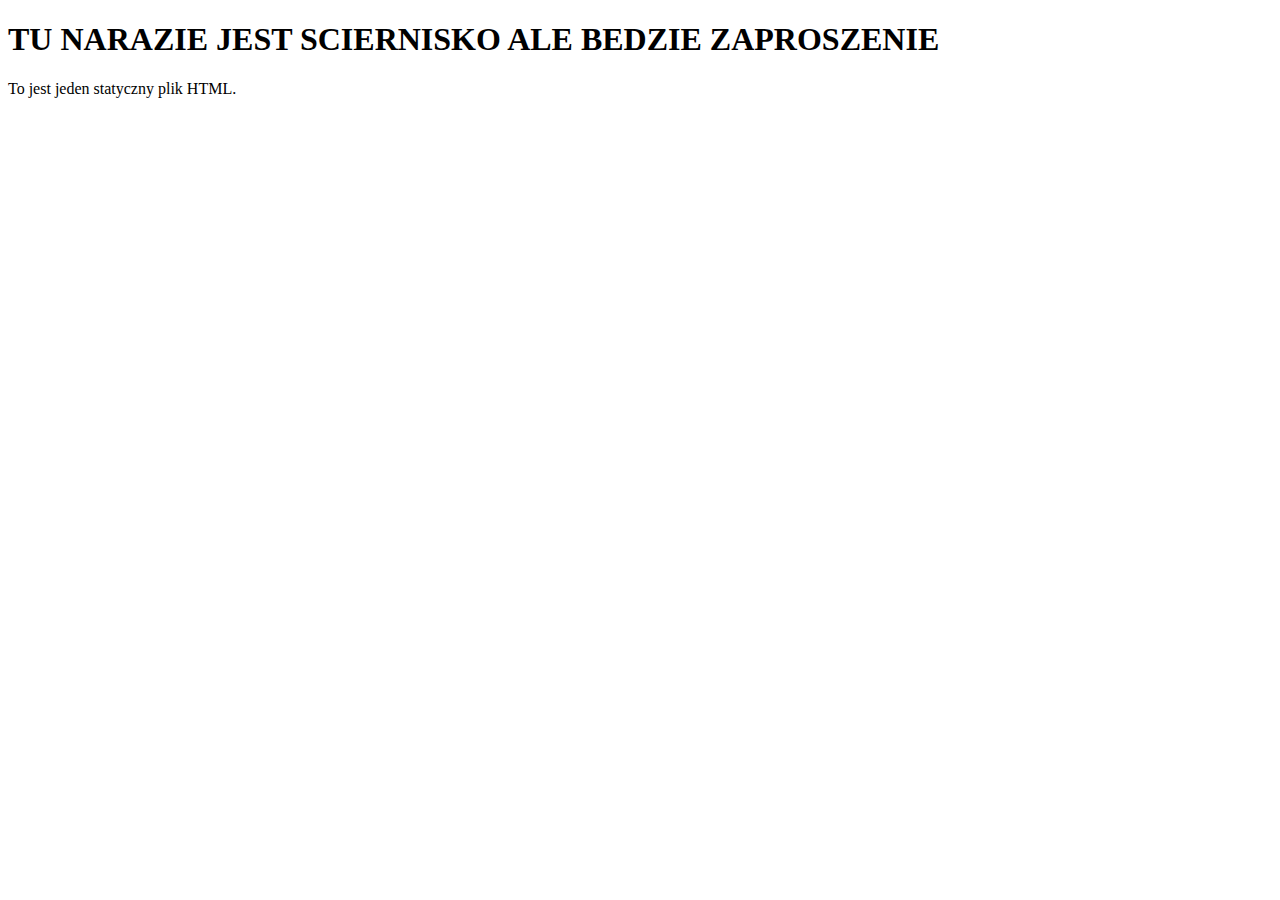
<file: app/templates/index.html>
<!DOCTYPE html>
<html lang="pl">
<head>
    <meta charset="UTF-8">
    <title>FastAPI HTML</title>
</head>
<body>
    <h1>TU NARAZIE JEST SCIERNISKO ALE BEDZIE ZAPROSZENIE</h1>
    <p>To jest jeden statyczny plik HTML.</p>
</body>
</html>
</file>
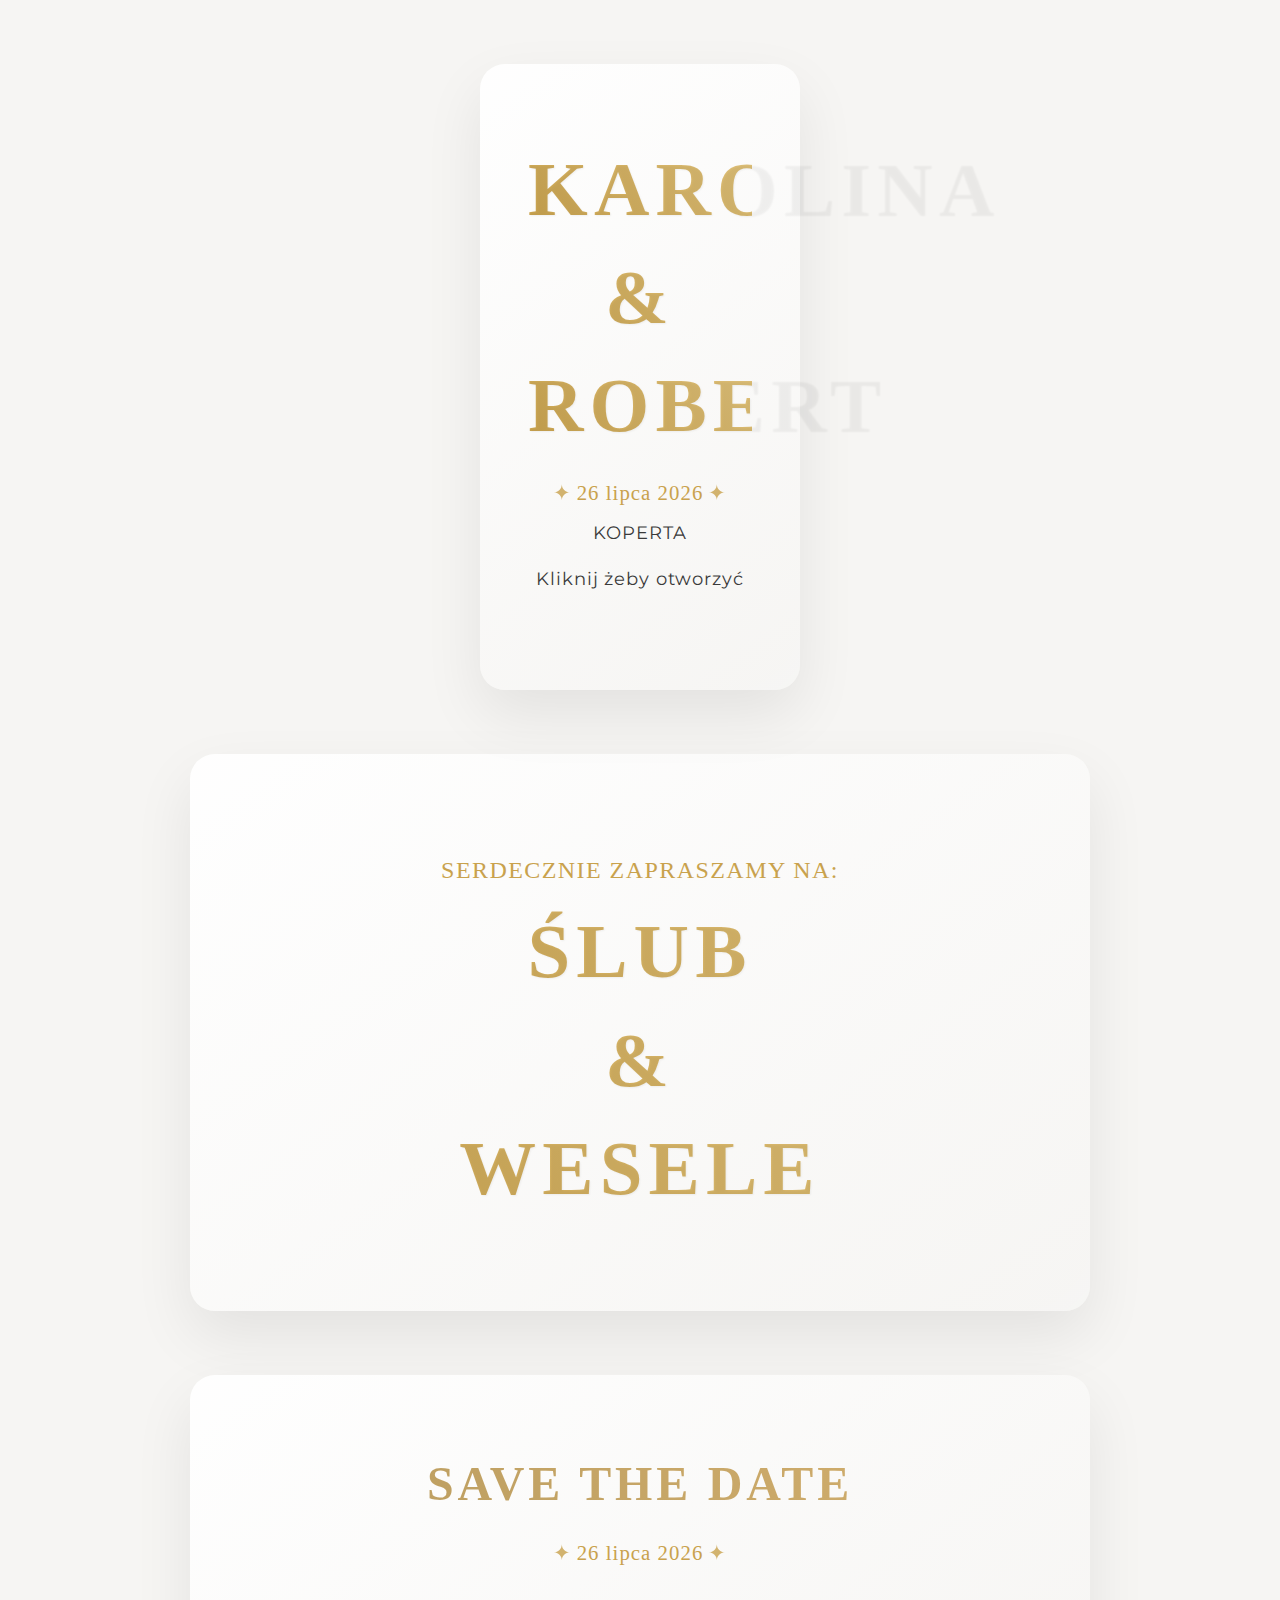
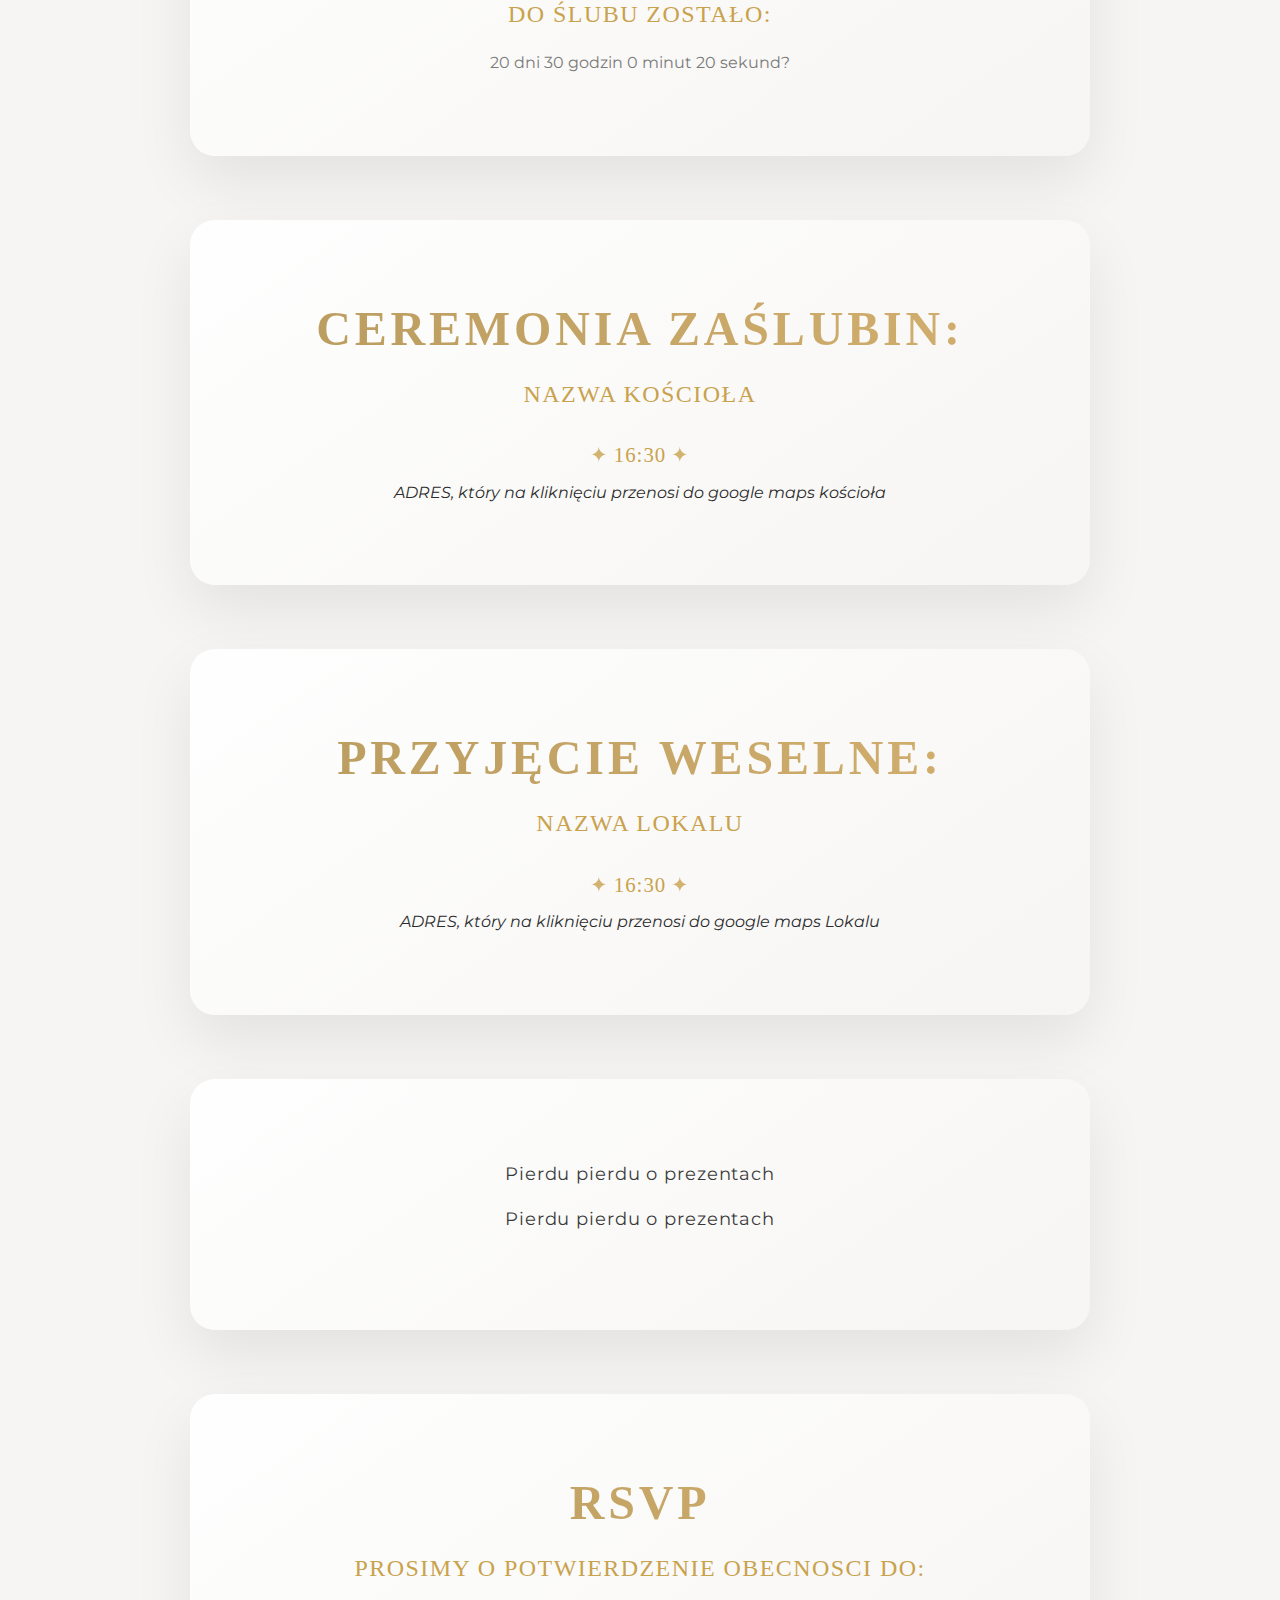
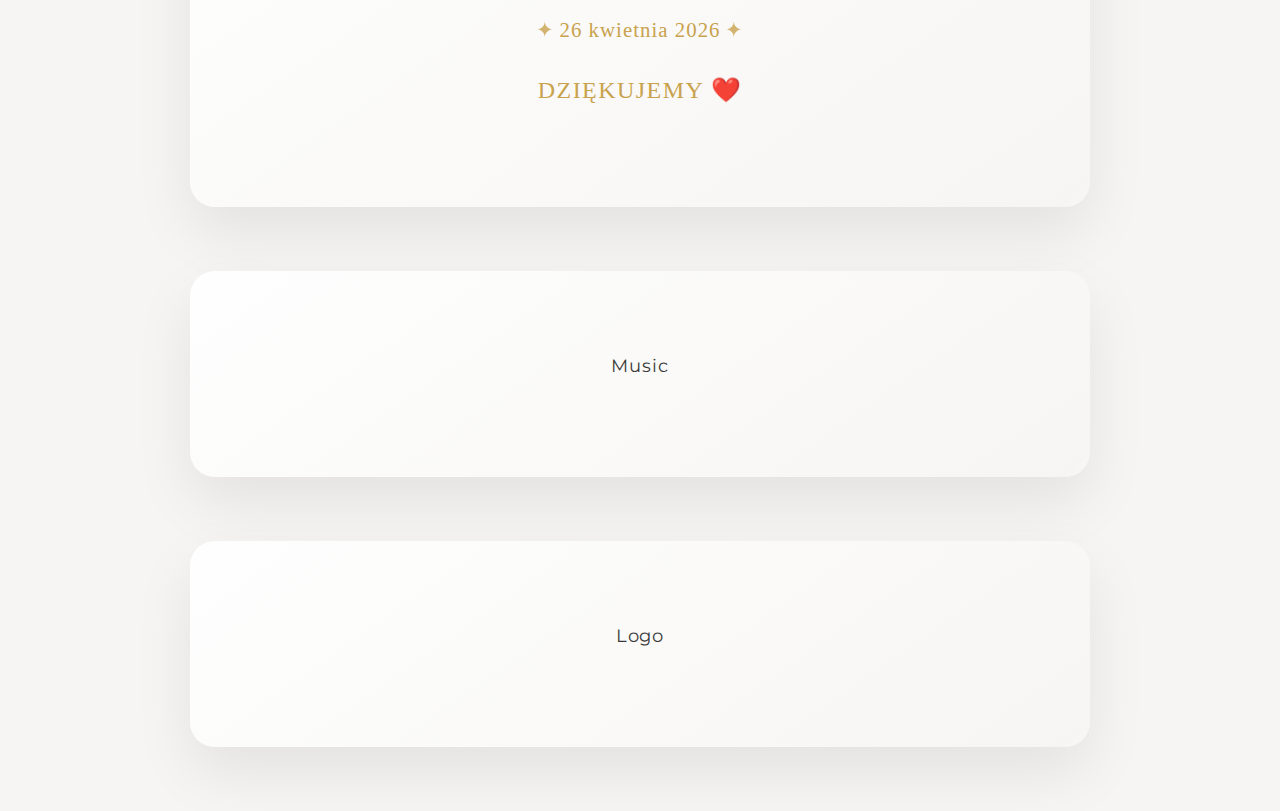
<file: app/templates/invitation-base-1-jinija.html>
<!DOCTYPE html>
<html lang="en">
<head>
    <meta charset="UTF-8">
    <link href="https://fonts.googleapis.com/css2?family=Playfair+Display:wght@400;600;700&family=Montserrat:wght@300;400;500&display=swap" rel="stylesheet">
    <link rel="stylesheet" href="../static/css/invitation-base-1.css">
    <title>Wedding invite</title>
</head>
<body>
    <main>
        <section class="envelope">
            <h1>Karolina</h1>
            <h1>&</h1>
            <h1>Robert</h1>
            <time class="highlight-date" datetime="2026-07-26">26 lipca 2026</time>
            <p>KOPERTA</p>
            <p>Kliknij żeby otworzyć</p>
        </section>

        <section class="invitation">
            <p class="highlight-info">Serdecznie zapraszamy na:</p>
            <h1>Ślub</h1>
            <h1>&</h1>
            <h1>Wesele</h1>
        </section>


        <section class="save_the_date">
            <h2>Save the date</h2>
            <time class="highlight-date" datetime="2026-07-26">26 lipca 2026</time>
             <div class="counter">
                <p class="highlight-info">Do ślubu zostało:</p>
                <time>20 dni 30 godzin 0 minut 20 sekund?</time>
             </div>
        </section>


        <section class="wedding-church">
            <h2>Ceremonia zaślubin:</h2>
            <p class="highlight-info">Nazwa kościoła</p>
            <time class="highlight-time" datetime="16:30">16:30</time>
            <address>ADRES, który na kliknięciu przenosi do google maps kościoła</address>
        </section>


        <section class="wedding-party">
            <h2>Przyjęcie weselne:</h2>
            <p class="highlight-info">Nazwa Lokalu</p>
            <time class="highlight-time" datetime="16:30">16:30</time>
            <address>ADRES, który na kliknięciu przenosi do google maps Lokalu</address>
        </section>


        <section class="gifts">
            <p>Pierdu pierdu o prezentach</p>
            <p>Pierdu pierdu o prezentach</p>
        </section>


        <section class="RSVP">
            <h2>RSVP</h2>
            <p class="highlight-info">Prosimy o potwierdzenie obecnosci do:</p>
            <time class="highlight-date" datetime="2026-04-26">26 kwietnia 2026</time>
            <p class="highlight-info">Dziękujemy ❤️</p>

        </section>



        <section class="music">
            <p>Music</p>
        </section>


        <section class="logo">
            <p>Logo</p>
        </section>


    </main>
</body>
</html>
</file>
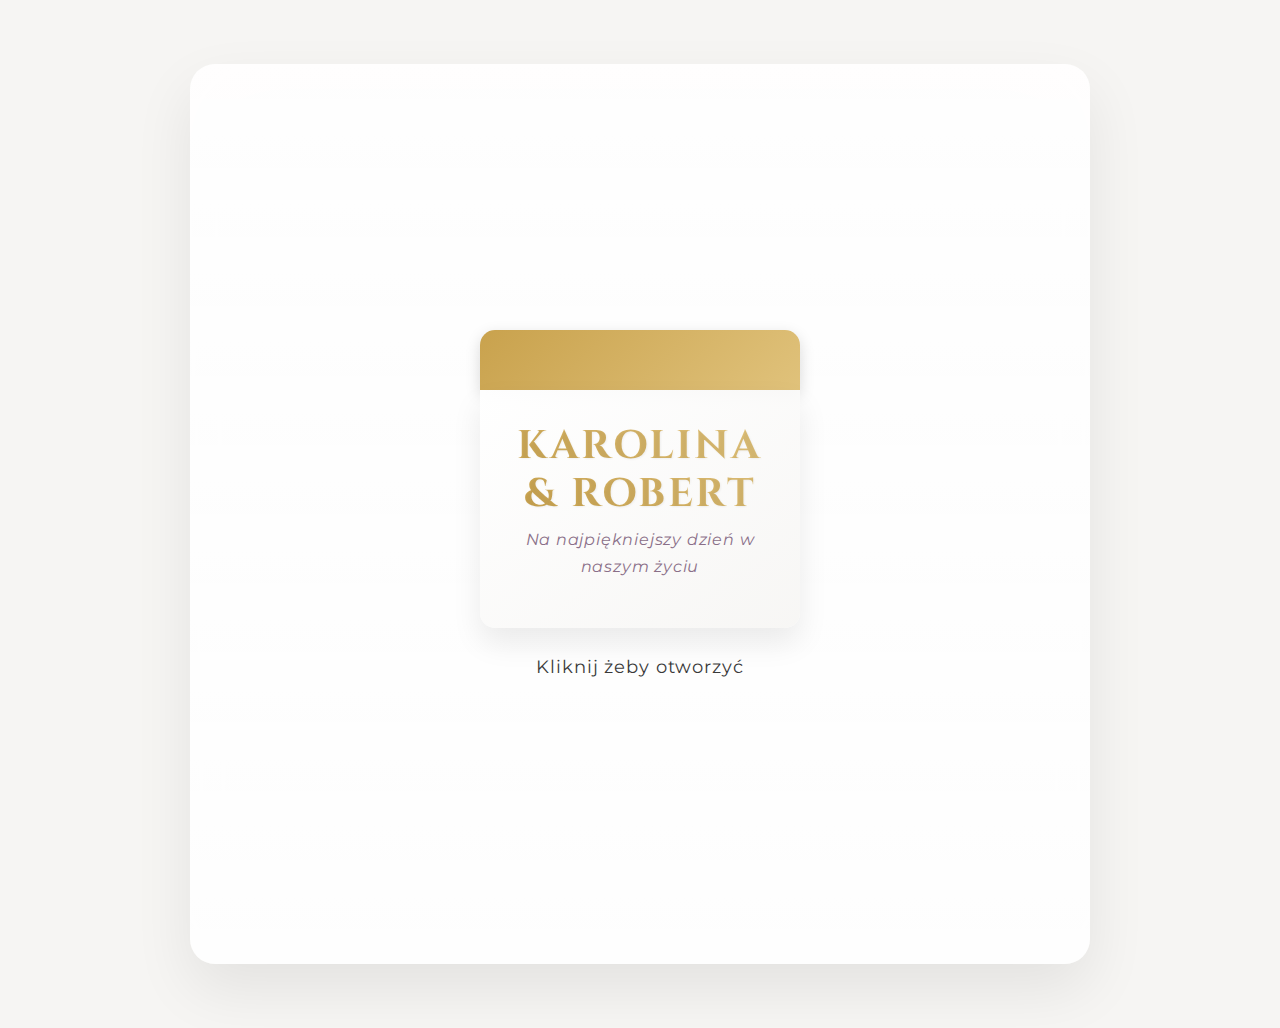
<file: app/templates/invitation-base-1.html>
<!DOCTYPE html>
<html lang="pl">
<head>
    <meta charset="UTF-8">
    <title>Wedding Invite</title>
    <link href="https://fonts.googleapis.com/css2?family=Cinzel:wght@400;700&family=Montserrat:wght@300;400;500&display=swap" rel="stylesheet">
    <link rel="stylesheet" href="../static/css/invitation-base-1.css">
</head>
<body>
    <main>
        <!-- KOPERTA -->
        <section class="envelope-section" id="envelope-section">
            <div class="envelope" id="envelope">
                <div class="envelope-flap"></div>
                <div class="envelope-body">
                    <h1>Karolina & Robert</h1>
                    <p>Na najpiękniejszy dzień w naszym życiu</p>
                </div>
            </div>
            <p>Kliknij żeby otworzyć</p>
        </section>



        <!-- RESZTA ZAPROSZENIA -->
        <section class="invitation hidden">
            <p class="highlight-info">Serdecznie zapraszamy na:</p>
            <h1>Szymona</h1>
            <h1>&</h1>
            <h1>Kube</h1>

            <h1>Ślub</h1>
            <h1>&</h1>
            <h1>Wesele</h1>
        </section>





        <section class="wedding-church hidden">
            <h2>Ceremonia zaślubin:</h2>
            <p class="highlight-info">Nazwa kościoła</p>
            <time class="highlight-time" datetime="16:30">16:30</time>
            <address>ADRES, który przenosi do Google Maps</address>
        </section>


        <section class="wedding-party hidden">
            <h2>Przyjęcie weselne:</h2>
            <p class="highlight-info">Nazwa Lokalu</p>
            <time class="highlight-time" datetime="18:00">18:00</time>
            <address>ADRES, który przenosi do Google Maps</address>
        </section>


        <section class="RSVP hidden">
            <h2>RSVP</h2>
            <p class="highlight-info">Prosimy o potwierdzenie obecności do:</p>
            <time class="highlight-date" datetime="2026-04-26">26 kwietnia 2026</time>
            <p class="highlight-info">Dziękujemy ❤️</p>
        </section>

        <section class="save_the_date hidden">
            <h2>Save the date</h2>
            <time class="highlight-date" datetime="2026-07-26">26 lipca 2026</time>
            <div class="counter">
                <p class="highlight-info">Do ślubu zostało:</p>
                <time>20 dni 30 godzin 0 minut 20 sekund?</time>
            </div>
        </section>

        <section class="gifts hidden">
            <p>Pierdu pierdu o prezentach</p>
            <p>Pierdu pierdu o prezentach</p>
        </section>

        <section class="photos hidden">
            <p>Zdj1</p>
            <p>zdj2</p>
        </section>


        <section class="music hidden">
            <p>Music</p>
        </section>


        <section class="logo hidden">
            <p>Logo</p>
        </section>

    </main>

    <script src="../static/js/envelope.js"></script>

</body>
</html>
</file>
<file: app/static/css/invitation-base-1.css>
/* =========================
   RESET + BASE
========================== */
*,:before,:after { box-sizing: border-box; margin:0; padding:0;}
html { scroll-behavior: smooth; }
body {
    font-family: 'Montserrat', sans-serif;
    color:#2b2b2b;
    background:#f6f5f3;
    line-height:1.6;
}

/* =========================
   TYPOGRAFIA PREMIUM
========================== */
h1,h2 {
    font-family:'Cinzel', serif;
    text-transform:uppercase;
    letter-spacing:0.08em;
    line-height:1.2;
}

h1 {
    font-size: clamp(3rem, 6vw, 5rem);
    background: linear-gradient(45deg,#c9a24d,#e0c27b);
    -webkit-background-clip: text;
    -webkit-text-fill-color: transparent;
    text-shadow: 1px 1px 2px rgba(0,0,0,0.05);
    margin-bottom:1rem;
}

h2 {
    font-size: clamp(2rem, 4vw, 3rem);
    background: linear-gradient(45deg,#b89b5e,#d4b06f);
    -webkit-background-clip: text;
    -webkit-text-fill-color: transparent;
    margin-bottom:1rem;
}

p {
    font-family:'Montserrat', sans-serif;
    font-size:1.1rem;
    letter-spacing:0.05em;
    color:#3a3a3a;
    line-height:1.7;
    margin-bottom:1rem;
}

time {
    font-size:1rem;
    color:#7a7a7a;
}

.highlight-info {
    font-size:1.5rem;
    color:#c9a24d;
    font-family:'Cinzel', serif;
    text-transform:uppercase;
    letter-spacing:0.06em;
    margin:1rem 0;
}

.highlight-date, .highlight-time {
    display:inline-block;
    font-family:'Cinzel', serif;
    font-size:1.3rem;
    color:#c9a24d;
    letter-spacing:0.05em;
    position:relative;
    margin:0.5rem 0;
}

.highlight-date::before, .highlight-date::after,
.highlight-time::before, .highlight-time::after {
    content: "✦";
    color:#c9a24d;
    margin:0 0.3rem;
    opacity:0.8;
}

/* =========================
   SEKCJE PREMIUM
========================== */
section {
    padding:5rem 3rem;
    margin:4rem auto;
    max-width:900px;
    text-align:center;
    background: linear-gradient(145deg, rgba(255,255,255,0.95), rgba(246,245,243,0.85));
    border-radius:25px;
    box-shadow: 0 25px 60px rgba(0,0,0,0.08), 0 0 80px rgba(255,255,255,0.15) inset;
    transition: transform 0.5s ease, box-shadow 0.5s ease;
}

section:hover {
    transform: translateY(-8px);
    box-shadow: 0 35px 70px rgba(0,0,0,0.12), 0 0 100px rgba(255,255,255,0.2) inset;
}

/* =========================
   KOPERTA 3D
========================== */
.envelope-section {
    min-height:100vh;
    display:flex;
    flex-direction:column;
    justify-content:center;
    align-items:center;
    gap:1.5rem;
    text-align:center;
    background: linear-gradient(rgba(255,255,255,0.9), rgba(255,255,255,0.85)),
                url("https://www.transparenttextures.com/patterns/marble.png");
}

.envelope {
    position:relative;
    width:320px;
    max-width:90%;
    perspective:1200px;
    cursor:pointer;
}

.envelope-flap {
    width:100%;
    height:60px;
    background:linear-gradient(135deg,#c9a24d,#e0c27b);
    border-top-left-radius:15px;
    border-top-right-radius:15px;
    transform-origin:top;
    transition: transform 0.6s ease;
    box-shadow:0 5px 15px rgba(0,0,0,0.15);
    z-index:2;
}

.envelope-body {
    width:100%;
    background:linear-gradient(145deg, rgba(255,255,255,0.95), rgba(246,245,243,0.85));
    border-radius:0 0 15px 15px;
    box-shadow:0 15px 30px rgba(0,0,0,0.08);
    padding:2rem;
    text-align:center;
    z-index:1;
}

.envelope-body h1 {
    font-family:'Cinzel', serif;
    font-size:2.5rem;
    letter-spacing:0.06em;
    background:linear-gradient(45deg,#c9a24d,#e0c27b);
    -webkit-background-clip:text;
    -webkit-text-fill-color:transparent;
    margin-bottom:0.5rem;
}

.envelope-body p {
    font-family:'Montserrat', sans-serif;
    font-size:1rem;
    color:#8a6f88;
    font-style:italic;
}

.envelope:hover .envelope-flap { transform:rotateX(-150deg); }

/* =========================
   FADE IN
========================== */
.hidden { display:none; opacity:0; }
.fade-in { display:block; animation: fadeIn 1s ease forwards; }
@keyframes fadeIn { from { opacity:0; transform:translateY(20px); } to { opacity:1; transform:translateY(0); } }
</file>
